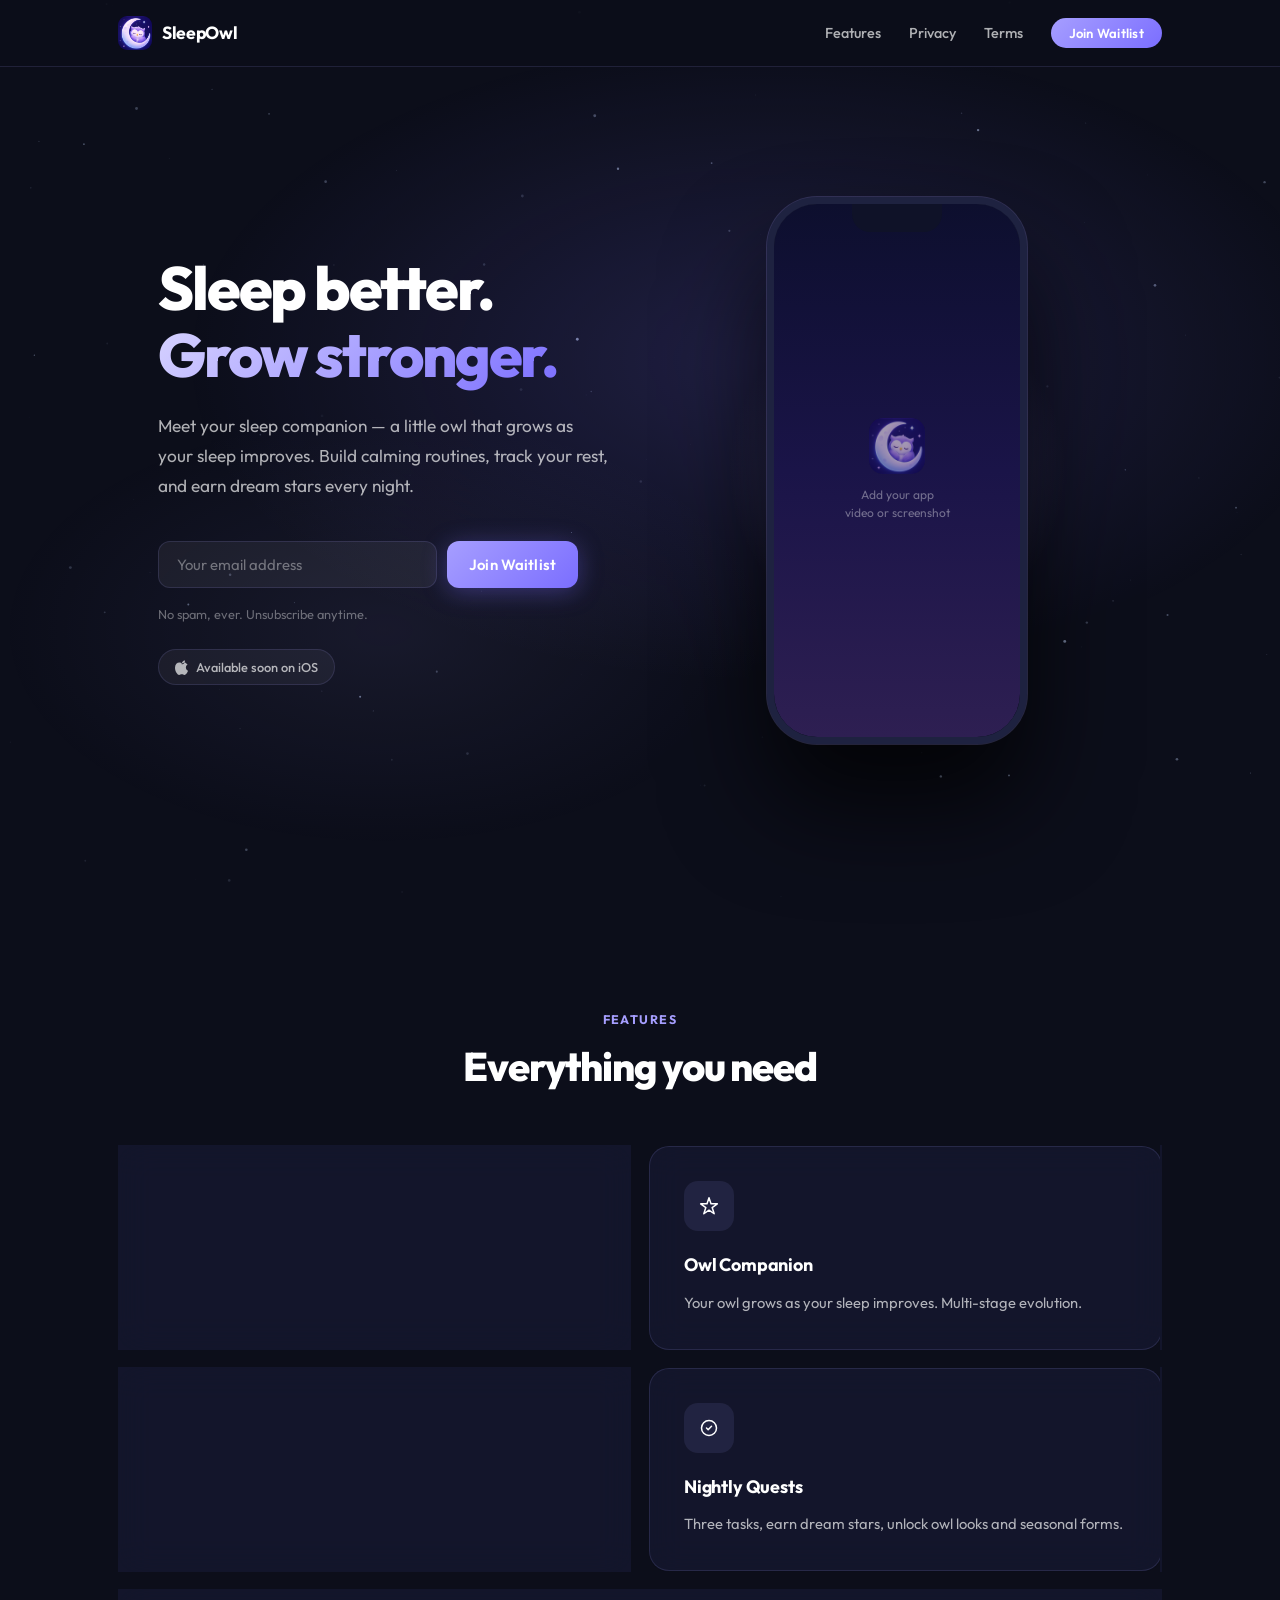
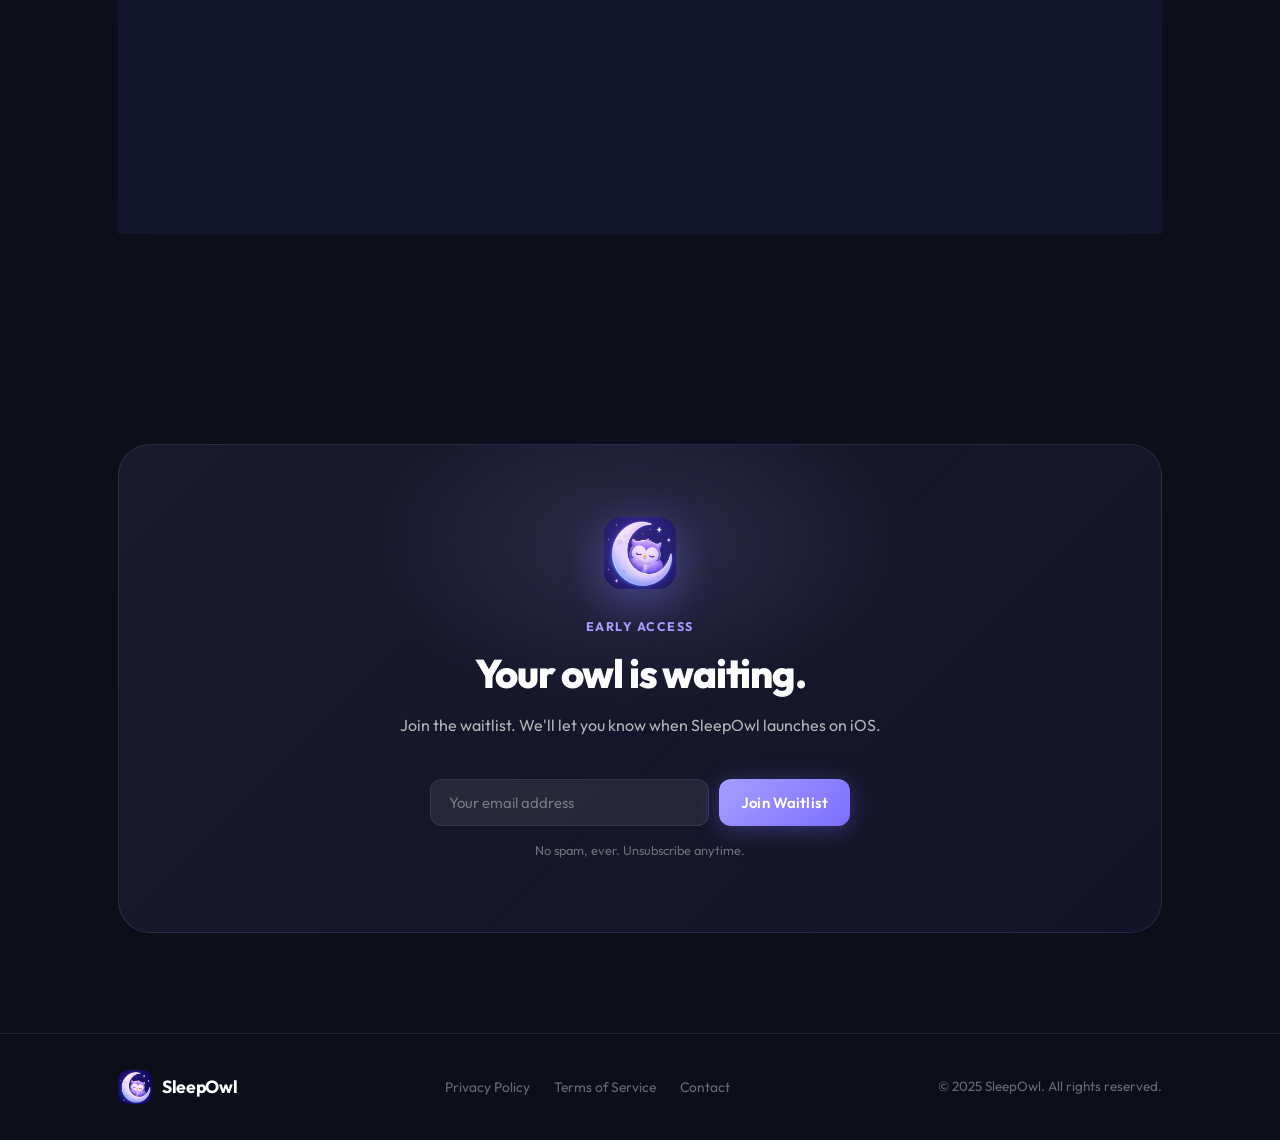
<file: index.html>
<!DOCTYPE html>
<html lang="en">
<head>
  <meta charset="UTF-8" />
  <meta name="viewport" content="width=device-width, initial-scale=1.0" />
  <title>SleepOwl — Sleep better. Grow stronger.</title>
  <meta name="description" content="SleepOwl is a sleep companion app that turns your sleep into a game. Meet your owl, build nightly routines, and wake up refreshed." />
  <meta property="og:title" content="SleepOwl — Sleep better. Grow stronger." />
  <meta property="og:description" content="Meet your sleep companion — an owl that grows with your habits." />
  <meta property="og:image" content="icon.png" />
  <meta property="og:type" content="website" />
  <link rel="icon" href="icon.png" type="image/png" />
  <link rel="preconnect" href="https://fonts.googleapis.com" />
  <link rel="preconnect" href="https://fonts.gstatic.com" crossorigin />
  <link href="https://fonts.googleapis.com/css2?family=Outfit:wght@300;400;500;600;700;800;900&display=swap" rel="stylesheet" />
  <link rel="stylesheet" href="style.css" />
</head>
<body>

<canvas id="stars"></canvas>

<!-- Nav -->
<nav>
  <div class="container nav-inner">
    <a href="index.html" class="brand">
      <img src="icon.png" alt="SleepOwl" class="brand-logo" />
      SleepOwl
    </a>
    <ul class="nav-links">
      <li><a href="#features">Features</a></li>
      <li><a href="privacy.html">Privacy</a></li>
      <li><a href="terms.html">Terms</a></li>
      <li><a href="#cta" class="nav-cta">Join Waitlist</a></li>
    </ul>
  </div>
</nav>

<!-- Hero -->
<section id="hero">
  <div class="container">
    <div class="hero-grid">

      <div class="hero-text">
        <h1 class="reveal">Sleep better.<br><em>Grow stronger.</em></h1>

        <p class="hero-sub reveal reveal-delay-1">
          Meet your sleep companion — a little owl that grows as your sleep improves.
          Build calming routines, track your rest, and earn dream stars every night.
        </p>

        <form class="waitlist-form reveal reveal-delay-2" id="heroForm">
          <input type="email" name="email" placeholder="Your email address" required />
          <button type="submit" class="btn-primary">Join Waitlist</button>
        </form>
        <div class="form-success" id="heroSuccess">
          ✓ &nbsp;You're on the list — we'll let you know when SleepOwl launches.
        </div>

        <p class="hero-note reveal reveal-delay-2">No spam, ever. Unsubscribe anytime.</p>

        <div class="apple-badge reveal reveal-delay-3">
          <svg width="13" height="16" viewBox="0 0 814 1000" fill="currentColor" xmlns="http://www.w3.org/2000/svg"><path d="M788.1 340.9c-5.8 4.5-108.2 62.2-108.2 190.5 0 148.4 130.3 200.9 134.2 202.2-.6 3.2-20.7 71.9-68.7 141.9-42.8 61.6-87.5 123.1-155.5 123.1s-85.5-39.5-164-39.5c-76 0-103.7 40.8-165.9 40.8s-105-57.8-155.5-127.4C46 790.7 0 663 0 541.8c0-207.5 135.4-317.3 269-317.3 70.1 0 128.4 46.4 172.5 46.4 42.8 0 109.6-49.1 190.5-49.1zm-218.4-80.8c31.4-37.6 54.3-89.7 54.3-141.9 0-7.1-.6-14.3-1.9-20.1-51.6 2-112.3 34.4-149.2 75.8-28.5 32.7-56.9 84.8-56.9 138.9 0 7.7 1.3 15.5 1.9 17.9 3.2.6 8.4 1.3 13.6 1.3 46.4 0 101.8-31.3 138.2-71.9z"/></svg>
          Available soon on iOS
        </div>
      </div>

      <div class="phone-wrap reveal reveal-delay-2">
        <div class="phone-glow"></div>
        <div class="phone-frame phone-float">
          <div class="phone-notch"></div>
          <div class="phone-screen">
            <!--
            ┌─────────────────────────────────────────┐
            │  ADD YOUR APP FOOTAGE HERE              │
            │                                         │
            │  Video (recommended):                   │
            │  <video autoplay muted loop playsinline │
            │    src="app-preview.mp4"></video>       │
            │                                         │
            │  Screenshot:                            │
            │  <img class="app-preview"               │
            │    src="screenshot.png"                 │
            │    alt="SleepOwl app" />                │
            │                                         │
            │  Delete the phone-placeholder div below │
            │  once you add your footage.             │
            └─────────────────────────────────────────┘
            -->
            <div class="phone-placeholder">
              <img src="icon.png" alt="SleepOwl" />
              <p>Add your app<br>video or screenshot</p>
            </div>
          </div>
        </div>
      </div>

    </div>
  </div>
</section>

<!-- Features -->
<section id="features">
  <div class="container">
    <div style="text-align:center" class="reveal">
      <p class="section-label">Features</p>
      <h2>Everything you need</h2>
    </div>

    <div class="features-grid">

      <div class="feature-card reveal reveal-delay-1">
        <div class="feature-icon">
          <svg width="20" height="20" viewBox="0 0 24 24" fill="none" stroke="currentColor" stroke-width="1.8" stroke-linecap="round" stroke-linejoin="round"><path d="M21 12.79A9 9 0 1111.21 3 7 7 0 0021 12.79z"/></svg>
        </div>
        <h3>Sleep Score</h3>
        <p>A daily score based on your duration, consistency, and timing.</p>
      </div>

      <div class="feature-card reveal reveal-delay-2">
        <div class="feature-icon">
          <svg width="20" height="20" viewBox="0 0 24 24" fill="none" stroke="currentColor" stroke-width="1.8" stroke-linecap="round" stroke-linejoin="round"><path d="M12 2l2.4 7.4H22l-6.2 4.5 2.4 7.4L12 17l-6.2 4.3 2.4-7.4L2 9.4h7.6z"/></svg>
        </div>
        <h3>Owl Companion</h3>
        <p>Your owl grows as your sleep improves. Multi-stage evolution.</p>
      </div>

      <div class="feature-card reveal reveal-delay-1">
        <div class="feature-icon">
          <svg width="20" height="20" viewBox="0 0 24 24" fill="none" stroke="currentColor" stroke-width="1.8" stroke-linecap="round" stroke-linejoin="round"><path d="M3 12c2-4 4-6 6-6s4 4 6 4 4-2 6-6"/><path d="M3 18c2-4 4-6 6-6s4 4 6 4 4-2 6-6"/></svg>
        </div>
        <h3>Wind-Down Routines</h3>
        <p>Breathe, journal, put the phone down. Three habits before bed.</p>
      </div>

      <div class="feature-card reveal reveal-delay-2">
        <div class="feature-icon">
          <svg width="20" height="20" viewBox="0 0 24 24" fill="none" stroke="currentColor" stroke-width="1.8" stroke-linecap="round" stroke-linejoin="round"><circle cx="12" cy="12" r="9"/><path d="M9 12l2 2 4-4"/></svg>
        </div>
        <h3>Nightly Quests</h3>
        <p>Three tasks, earn dream stars, unlock owl looks and seasonal forms.</p>
      </div>

      <div class="feature-card reveal reveal-delay-1" style="grid-column:span 2">
        <div class="feature-icon">
          <svg width="20" height="20" viewBox="0 0 24 24" fill="none" stroke="currentColor" stroke-width="1.8" stroke-linecap="round" stroke-linejoin="round"><path d="M3 3v18h18"/><path d="M7 16l4-5 4 3 4-7"/></svg>
        </div>
        <h3>Sleep Reports</h3>
        <p>Sleep stages, readiness, and recovery. Premium adds debt tracking, best sleep window, and recovery predictions.</p>
        <span class="feature-tag">Apple Health</span>
      </div>

    </div>
  </div>
</section>

<!-- CTA -->
<section id="cta">
  <div class="container">
    <div class="cta-card reveal">
      <img src="icon.png" alt="SleepOwl" class="cta-icon" />
      <p class="section-label">Early access</p>
      <h2>Your owl is waiting.</h2>
      <p class="section-sub">Join the waitlist. We'll let you know when SleepOwl launches on iOS.</p>

      <form class="cta-form" id="ctaForm">
        <input type="email" name="email" placeholder="Your email address" required />
        <button type="submit" class="btn-primary">Join Waitlist</button>
      </form>
      <div class="form-success" id="ctaSuccess" style="justify-content:center">
        ✓ &nbsp;You're on the list — we'll be in touch soon.
      </div>

      <p style="color:var(--text-muted);font-size:.8rem;margin-top:10px">
        No spam, ever. Unsubscribe anytime.
      </p>
    </div>
  </div>
</section>

<!-- Footer -->
<footer>
  <div class="container footer-inner">
    <a href="index.html" class="brand">
      <img src="icon.png" alt="SleepOwl" class="brand-logo" />
      SleepOwl
    </a>
    <ul class="footer-links">
      <li><a href="privacy.html">Privacy Policy</a></li>
      <li><a href="terms.html">Terms of Service</a></li>
      <li><a href="mailto:sleepowlapp@gmail.com">Contact</a></li>
    </ul>
    <p class="footer-copy">&copy; 2025 SleepOwl. All rights reserved.</p>
  </div>
</footer>

<script>
/* ── Stars ──────────────────────────────────────── */
(function () {
  const canvas = document.getElementById('stars');
  const ctx = canvas.getContext('2d');
  let stars = [];

  function resize() {
    canvas.width  = window.innerWidth;
    canvas.height = window.innerHeight;
  }

  function initStars() {
    stars = [];
    const n = Math.floor((canvas.width * canvas.height) / 7500);
    for (let i = 0; i < n; i++) {
      stars.push({
        x: Math.random() * canvas.width,
        y: Math.random() * canvas.height,
        r: Math.random() * 1.3 + 0.15,
        alpha: Math.random() * 0.55 + 0.08,
        speed: Math.random() * 0.004 + 0.0015,
        phase: Math.random() * Math.PI * 2,
      });
    }
  }

  let raf;
  function draw(t) {
    ctx.clearRect(0, 0, canvas.width, canvas.height);
    for (const s of stars) {
      const a = s.alpha * (0.45 + 0.55 * Math.sin(t * s.speed + s.phase));
      ctx.beginPath();
      ctx.arc(s.x, s.y, s.r, 0, Math.PI * 2);
      ctx.fillStyle = `rgba(199,217,255,${a})`;
      ctx.fill();
    }
    raf = requestAnimationFrame(draw);
  }

  resize();
  initStars();
  window.addEventListener('resize', () => { resize(); initStars(); });
  requestAnimationFrame(draw);
})();

/* ── Scroll reveal ──────────────────────────────── */
(function () {
  const els = document.querySelectorAll('.reveal');
  const io = new IntersectionObserver((entries) => {
    entries.forEach(e => {
      if (e.isIntersecting) { e.target.classList.add('visible'); io.unobserve(e.target); }
    });
  }, { threshold: 0.12 });
  els.forEach(el => io.observe(el));

  // hero elements fire immediately on load
  document.querySelectorAll('#hero .reveal').forEach(el => {
    setTimeout(() => el.classList.add('visible'), 80);
  });
})();

/* ── Waitlist — Supabase ────────────────────────── */
const SUPA_URL = 'https://rolfumfceqykfobvryoy.supabase.co';
const SUPA_KEY = 'sb_publishable___T_9N3PJA9yEj6oRnimSg_9x1hN4hl';

async function submitEmail(email) {
  const res = await fetch(`${SUPA_URL}/rest/v1/waitlist`, {
    method: 'POST',
    headers: {
      'Content-Type': 'application/json',
      'apikey': SUPA_KEY,
      'Authorization': `Bearer ${SUPA_KEY}`,
      'Prefer': 'return=minimal',
    },
    body: JSON.stringify({ email }),
  });
  if (!res.ok && res.status !== 409) {
    const err = await res.json().catch(() => ({}));
    throw new Error(err.message || res.status);
  }
  // 409 = duplicate email, still treat as success
}

function handleForm(formId, successId) {
  const form    = document.getElementById(formId);
  const success = document.getElementById(successId);
  if (!form) return;
  form.addEventListener('submit', async function (e) {
    e.preventDefault();
    const btn   = form.querySelector('button');
    const email = form.querySelector('input[type="email"]').value.trim();
    btn.textContent = 'Joining…';
    btn.disabled = true;
    try {
      await submitEmail(email);
      form.style.display = 'none';
      success.style.display = 'flex';
    } catch (err) {
      btn.textContent = 'Try again';
      btn.disabled = false;
      console.error('Waitlist error:', err);
    }
  });
}

handleForm('heroForm', 'heroSuccess');
handleForm('ctaForm',  'ctaSuccess');
</script>

</body>
</html>
</file>
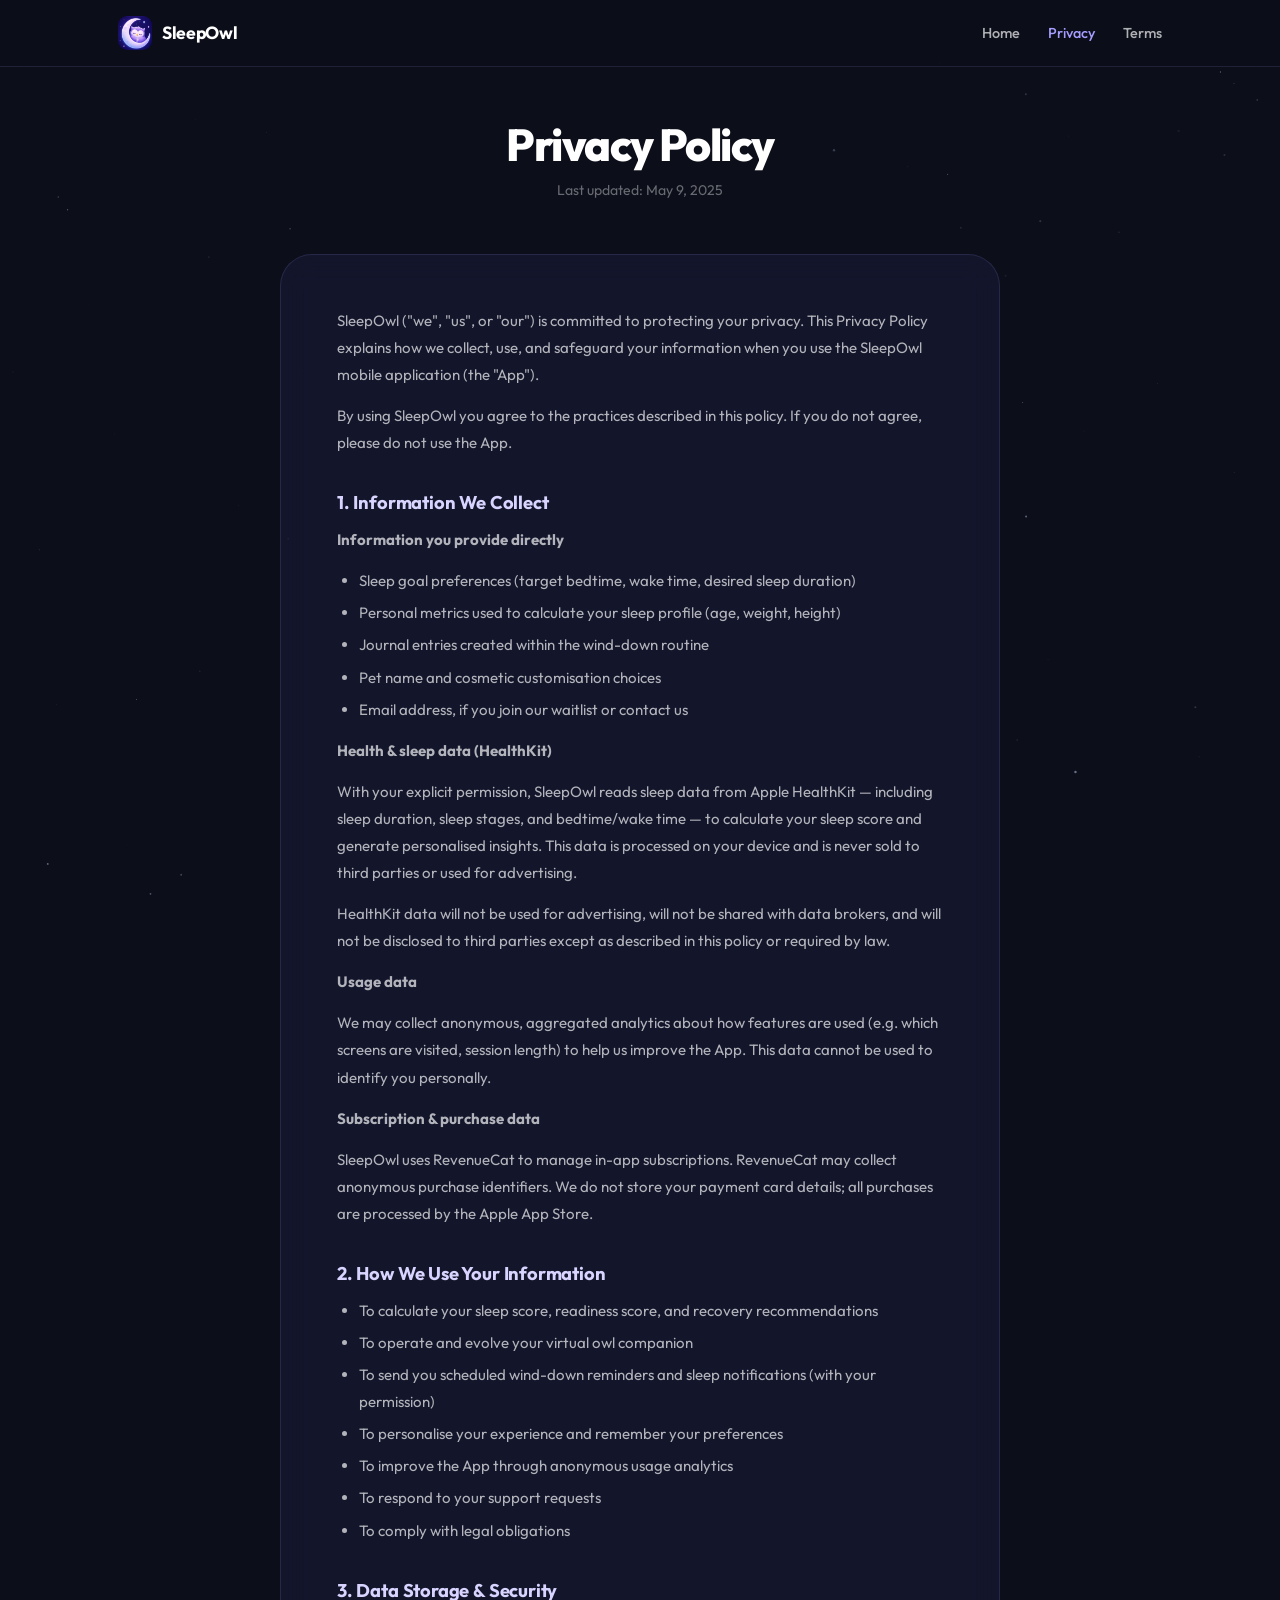
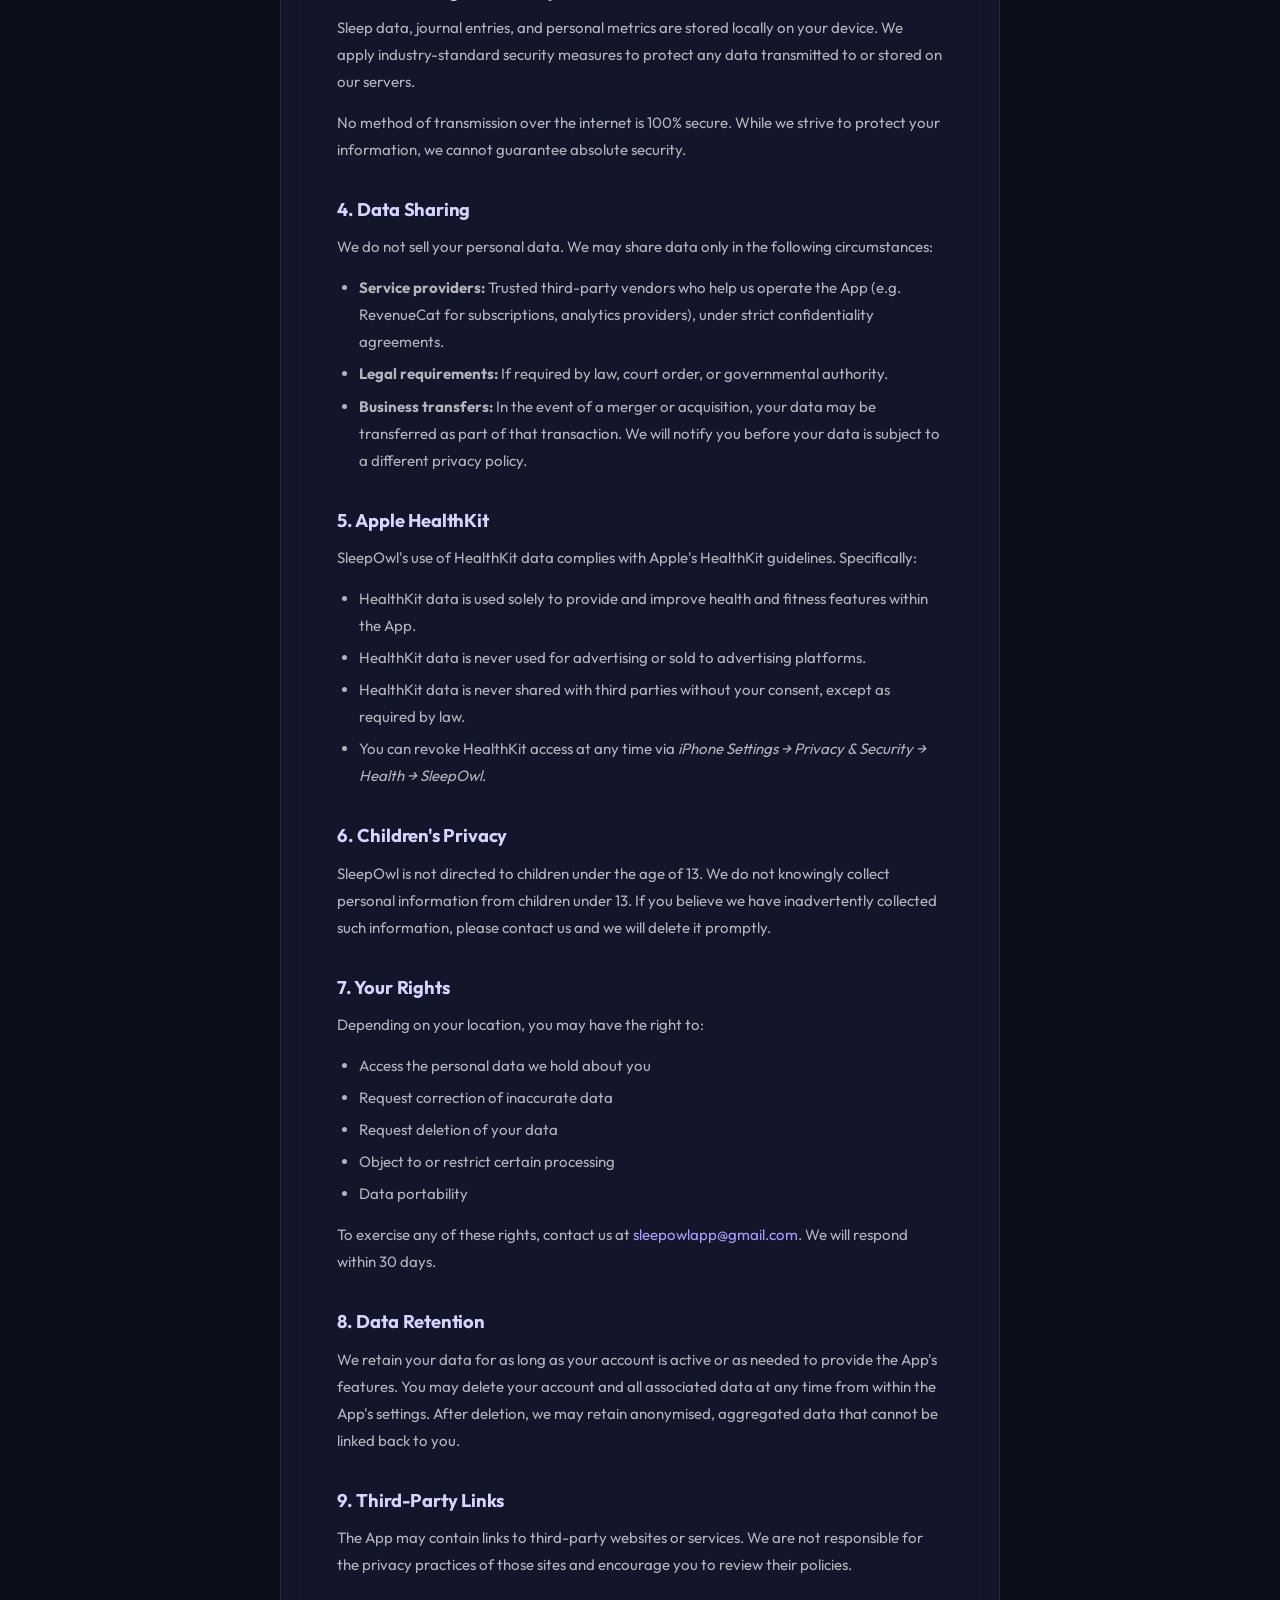
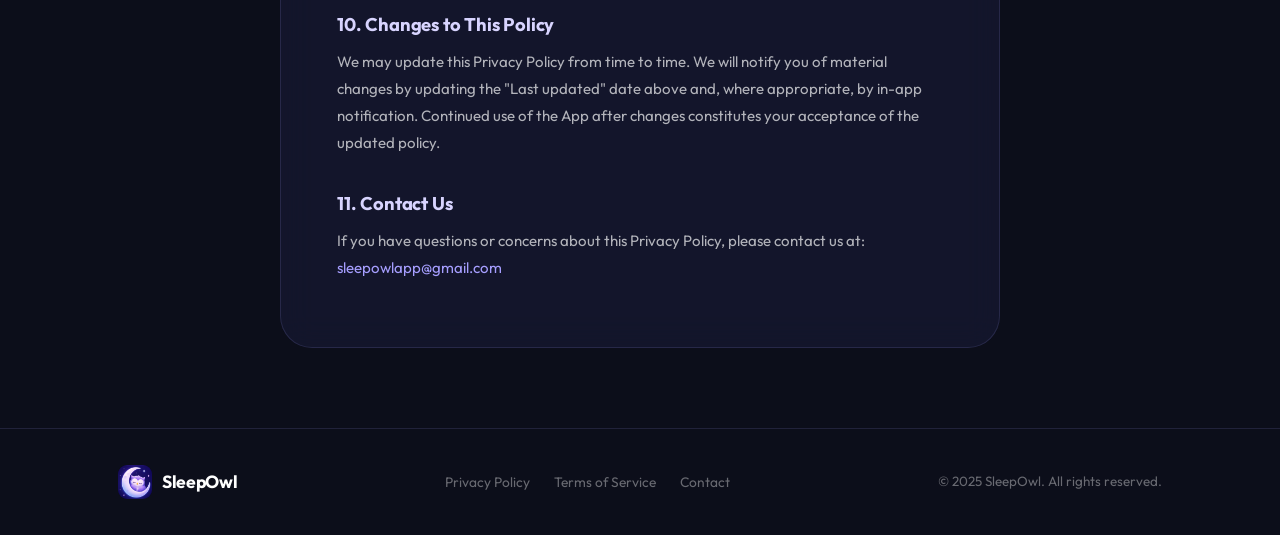
<file: privacy.html>
<!DOCTYPE html>
<html lang="en">
<head>
  <meta charset="UTF-8" />
  <meta name="viewport" content="width=device-width, initial-scale=1.0" />
  <title>Privacy Policy — SleepOwl</title>
  <link rel="icon" href="icon.png" type="image/png" />
  <link rel="preconnect" href="https://fonts.googleapis.com" />
  <link rel="preconnect" href="https://fonts.gstatic.com" crossorigin />
  <link href="https://fonts.googleapis.com/css2?family=Outfit:wght@300;400;500;600;700;800;900&display=swap" rel="stylesheet" />
  <link rel="stylesheet" href="style.css" />
</head>
<body>

<canvas id="stars"></canvas>

<nav>
  <div class="container nav-inner">
    <a href="index.html" class="brand">
      <img src="icon.png" alt="SleepOwl" class="brand-logo" />
      SleepOwl
    </a>
    <ul class="nav-links">
      <li><a href="index.html">Home</a></li>
      <li><a href="privacy.html" style="color:var(--accent)">Privacy</a></li>
      <li><a href="terms.html">Terms</a></li>
    </ul>
  </div>
</nav>

<main class="legal-page">
  <div class="container">
    <div class="legal-header">
      <h1>Privacy Policy</h1>
      <p>Last updated: May 9, 2025</p>
    </div>

    <div class="legal-body">

      <p>
        SleepOwl ("we", "us", or "our") is committed to protecting your privacy.
        This Privacy Policy explains how we collect, use, and safeguard your information
        when you use the SleepOwl mobile application (the "App").
      </p>
      <p>
        By using SleepOwl you agree to the practices described in this policy. If you do
        not agree, please do not use the App.
      </p>

      <h2>1. Information We Collect</h2>

      <p><strong>Information you provide directly</strong></p>
      <ul>
        <li>Sleep goal preferences (target bedtime, wake time, desired sleep duration)</li>
        <li>Personal metrics used to calculate your sleep profile (age, weight, height)</li>
        <li>Journal entries created within the wind-down routine</li>
        <li>Pet name and cosmetic customisation choices</li>
        <li>Email address, if you join our waitlist or contact us</li>
      </ul>

      <p><strong>Health &amp; sleep data (HealthKit)</strong></p>
      <p>
        With your explicit permission, SleepOwl reads sleep data from Apple HealthKit —
        including sleep duration, sleep stages, and bedtime/wake time — to calculate your
        sleep score and generate personalised insights. This data is processed on your
        device and is never sold to third parties or used for advertising.
      </p>
      <p>
        HealthKit data will not be used for advertising, will not be shared with data
        brokers, and will not be disclosed to third parties except as described in this
        policy or required by law.
      </p>

      <p><strong>Usage data</strong></p>
      <p>
        We may collect anonymous, aggregated analytics about how features are used
        (e.g. which screens are visited, session length) to help us improve the App.
        This data cannot be used to identify you personally.
      </p>

      <p><strong>Subscription &amp; purchase data</strong></p>
      <p>
        SleepOwl uses RevenueCat to manage in-app subscriptions. RevenueCat may collect
        anonymous purchase identifiers. We do not store your payment card details;
        all purchases are processed by the Apple App Store.
      </p>

      <h2>2. How We Use Your Information</h2>
      <ul>
        <li>To calculate your sleep score, readiness score, and recovery recommendations</li>
        <li>To operate and evolve your virtual owl companion</li>
        <li>To send you scheduled wind-down reminders and sleep notifications (with your permission)</li>
        <li>To personalise your experience and remember your preferences</li>
        <li>To improve the App through anonymous usage analytics</li>
        <li>To respond to your support requests</li>
        <li>To comply with legal obligations</li>
      </ul>

      <h2>3. Data Storage &amp; Security</h2>
      <p>
        Sleep data, journal entries, and personal metrics are stored locally on your device.
        We apply industry-standard security measures to protect any data transmitted to or
        stored on our servers.
      </p>
      <p>
        No method of transmission over the internet is 100% secure. While we strive to
        protect your information, we cannot guarantee absolute security.
      </p>

      <h2>4. Data Sharing</h2>
      <p>We do not sell your personal data. We may share data only in the following circumstances:</p>
      <ul>
        <li><strong>Service providers:</strong> Trusted third-party vendors who help us operate the App (e.g. RevenueCat for subscriptions, analytics providers), under strict confidentiality agreements.</li>
        <li><strong>Legal requirements:</strong> If required by law, court order, or governmental authority.</li>
        <li><strong>Business transfers:</strong> In the event of a merger or acquisition, your data may be transferred as part of that transaction. We will notify you before your data is subject to a different privacy policy.</li>
      </ul>

      <h2>5. Apple HealthKit</h2>
      <p>
        SleepOwl's use of HealthKit data complies with Apple's HealthKit guidelines.
        Specifically:
      </p>
      <ul>
        <li>HealthKit data is used solely to provide and improve health and fitness features within the App.</li>
        <li>HealthKit data is never used for advertising or sold to advertising platforms.</li>
        <li>HealthKit data is never shared with third parties without your consent, except as required by law.</li>
        <li>You can revoke HealthKit access at any time via <em>iPhone Settings → Privacy &amp; Security → Health → SleepOwl</em>.</li>
      </ul>

      <h2>6. Children's Privacy</h2>
      <p>
        SleepOwl is not directed to children under the age of 13. We do not knowingly
        collect personal information from children under 13. If you believe we have
        inadvertently collected such information, please contact us and we will delete it promptly.
      </p>

      <h2>7. Your Rights</h2>
      <p>Depending on your location, you may have the right to:</p>
      <ul>
        <li>Access the personal data we hold about you</li>
        <li>Request correction of inaccurate data</li>
        <li>Request deletion of your data</li>
        <li>Object to or restrict certain processing</li>
        <li>Data portability</li>
      </ul>
      <p>
        To exercise any of these rights, contact us at
        <a href="mailto:sleepowlapp@gmail.com">sleepowlapp@gmail.com</a>.
        We will respond within 30 days.
      </p>

      <h2>8. Data Retention</h2>
      <p>
        We retain your data for as long as your account is active or as needed to provide
        the App's features. You may delete your account and all associated data at any time
        from within the App's settings. After deletion, we may retain anonymised, aggregated
        data that cannot be linked back to you.
      </p>

      <h2>9. Third-Party Links</h2>
      <p>
        The App may contain links to third-party websites or services. We are not responsible
        for the privacy practices of those sites and encourage you to review their policies.
      </p>

      <h2>10. Changes to This Policy</h2>
      <p>
        We may update this Privacy Policy from time to time. We will notify you of material
        changes by updating the "Last updated" date above and, where appropriate, by
        in-app notification. Continued use of the App after changes constitutes your
        acceptance of the updated policy.
      </p>

      <h2>11. Contact Us</h2>
      <p>
        If you have questions or concerns about this Privacy Policy, please contact us at:<br />
        <a href="mailto:sleepowlapp@gmail.com">sleepowlapp@gmail.com</a>
      </p>

    </div>
  </div>
</main>

<footer>
  <div class="container footer-inner">
    <a href="index.html" class="brand">
      <img src="icon.png" alt="SleepOwl" class="brand-logo" />
      SleepOwl
    </a>
    <ul class="footer-links">
      <li><a href="privacy.html">Privacy Policy</a></li>
      <li><a href="terms.html">Terms of Service</a></li>
      <li><a href="mailto:sleepowlapp@gmail.com">Contact</a></li>
    </ul>
    <p class="footer-copy">&copy; 2025 SleepOwl. All rights reserved.</p>
  </div>
</footer>

<script>
  (function () {
    const canvas = document.getElementById('stars');
    const ctx = canvas.getContext('2d');
    let stars = [];
    function resize() { canvas.width = window.innerWidth; canvas.height = window.innerHeight; }
    function initStars() {
      stars = [];
      const count = Math.floor((canvas.width * canvas.height) / 10000);
      for (let i = 0; i < count; i++) {
        stars.push({ x: Math.random() * canvas.width, y: Math.random() * canvas.height,
          r: Math.random() * 1.1 + 0.2, alpha: Math.random() * 0.5 + 0.1,
          speed: Math.random() * 0.004 + 0.002, phase: Math.random() * Math.PI * 2 });
      }
    }
    function draw(t) {
      ctx.clearRect(0, 0, canvas.width, canvas.height);
      for (const s of stars) {
        ctx.beginPath();
        ctx.arc(s.x, s.y, s.r, 0, Math.PI * 2);
        ctx.fillStyle = `rgba(199,217,255,${s.alpha * (0.5 + 0.5 * Math.sin(t * s.speed + s.phase))})`;
        ctx.fill();
      }
      requestAnimationFrame(draw);
    }
    resize(); initStars();
    window.addEventListener('resize', () => { resize(); initStars(); });
    requestAnimationFrame(draw);
  })();
</script>

</body>
</html>
</file>
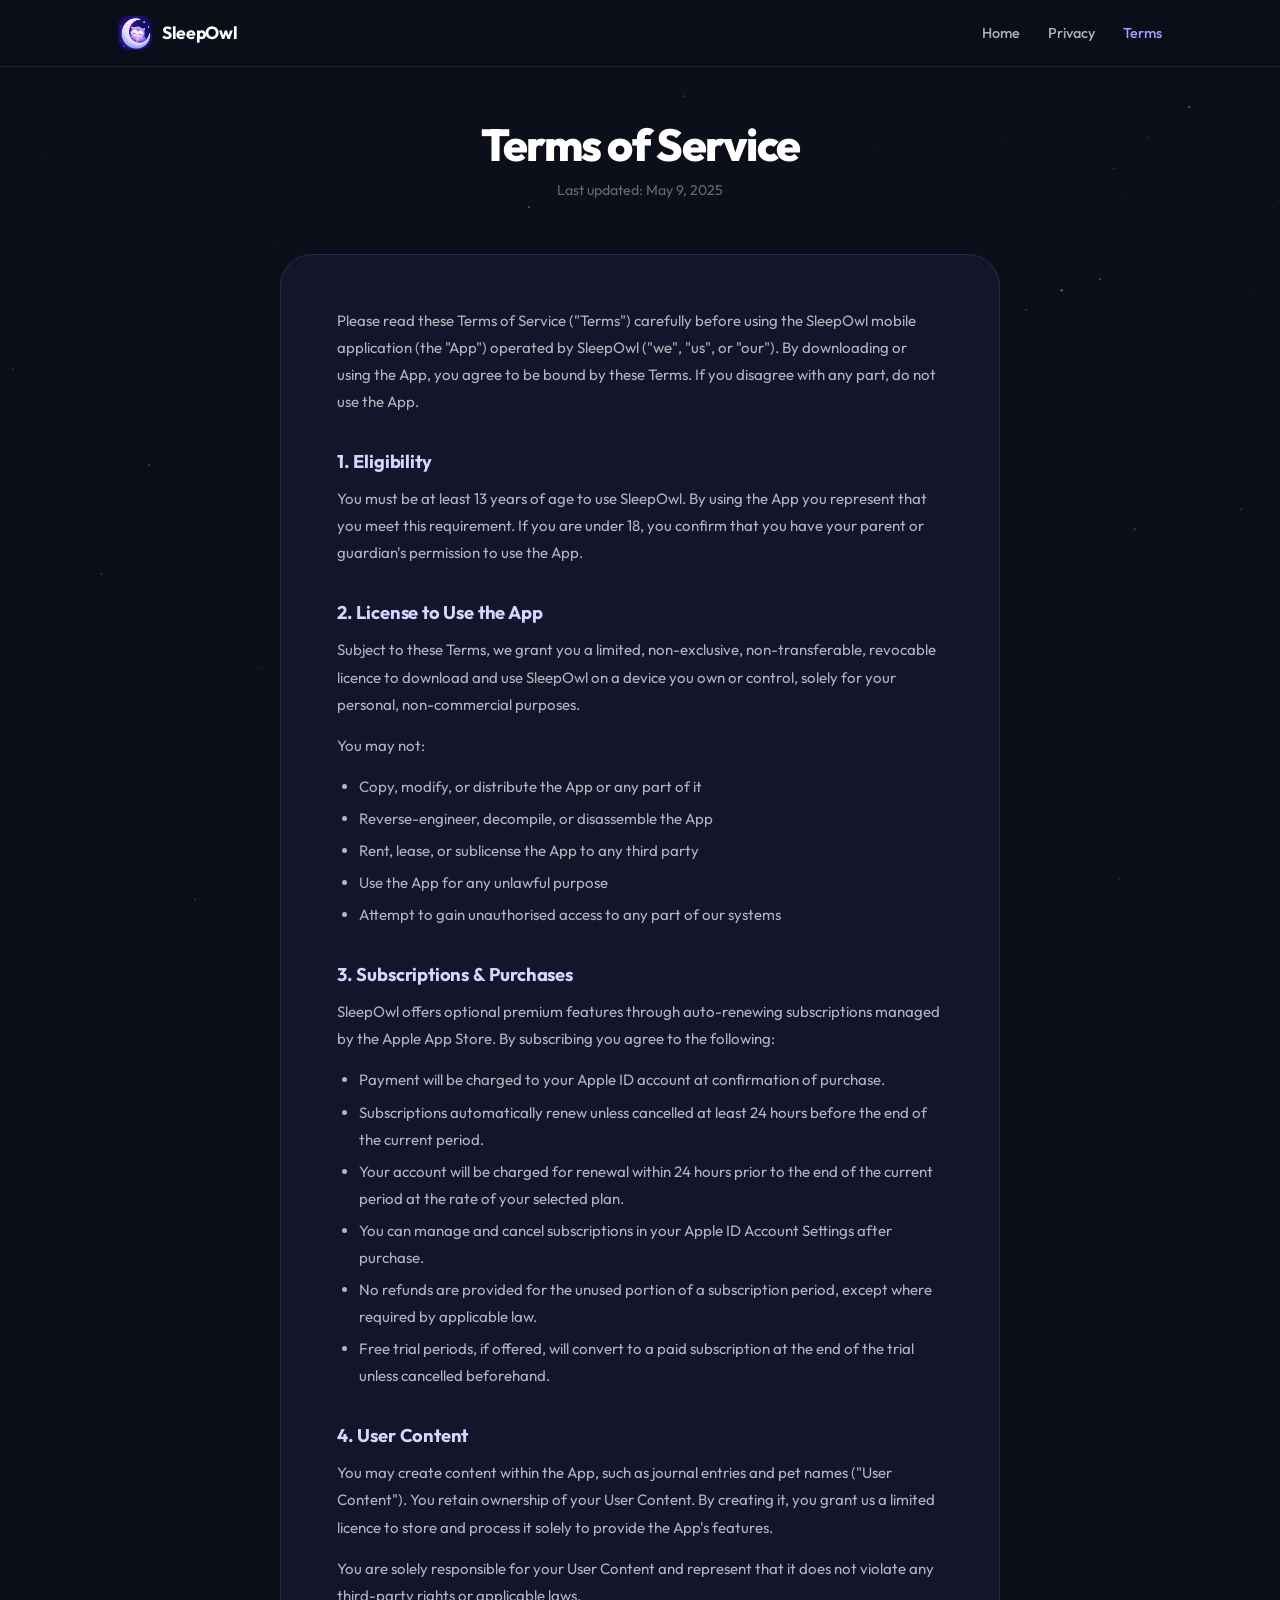
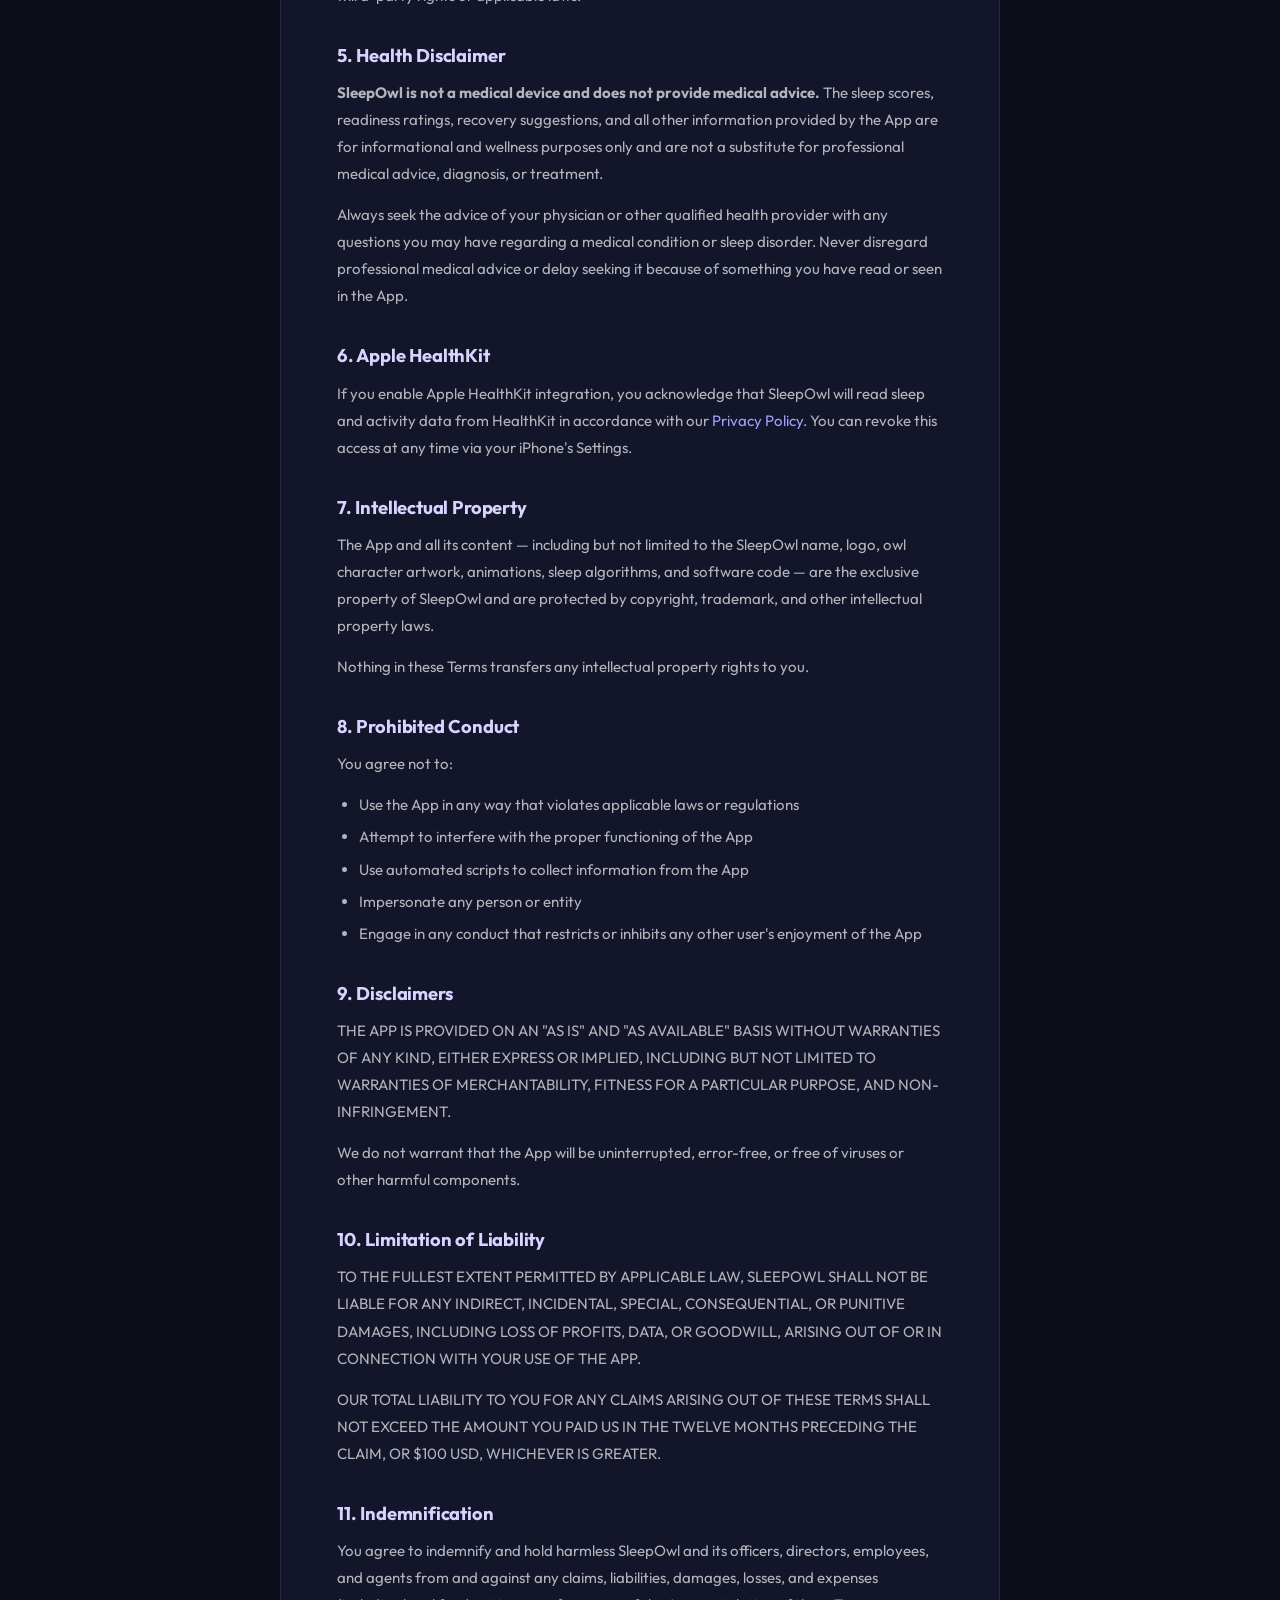
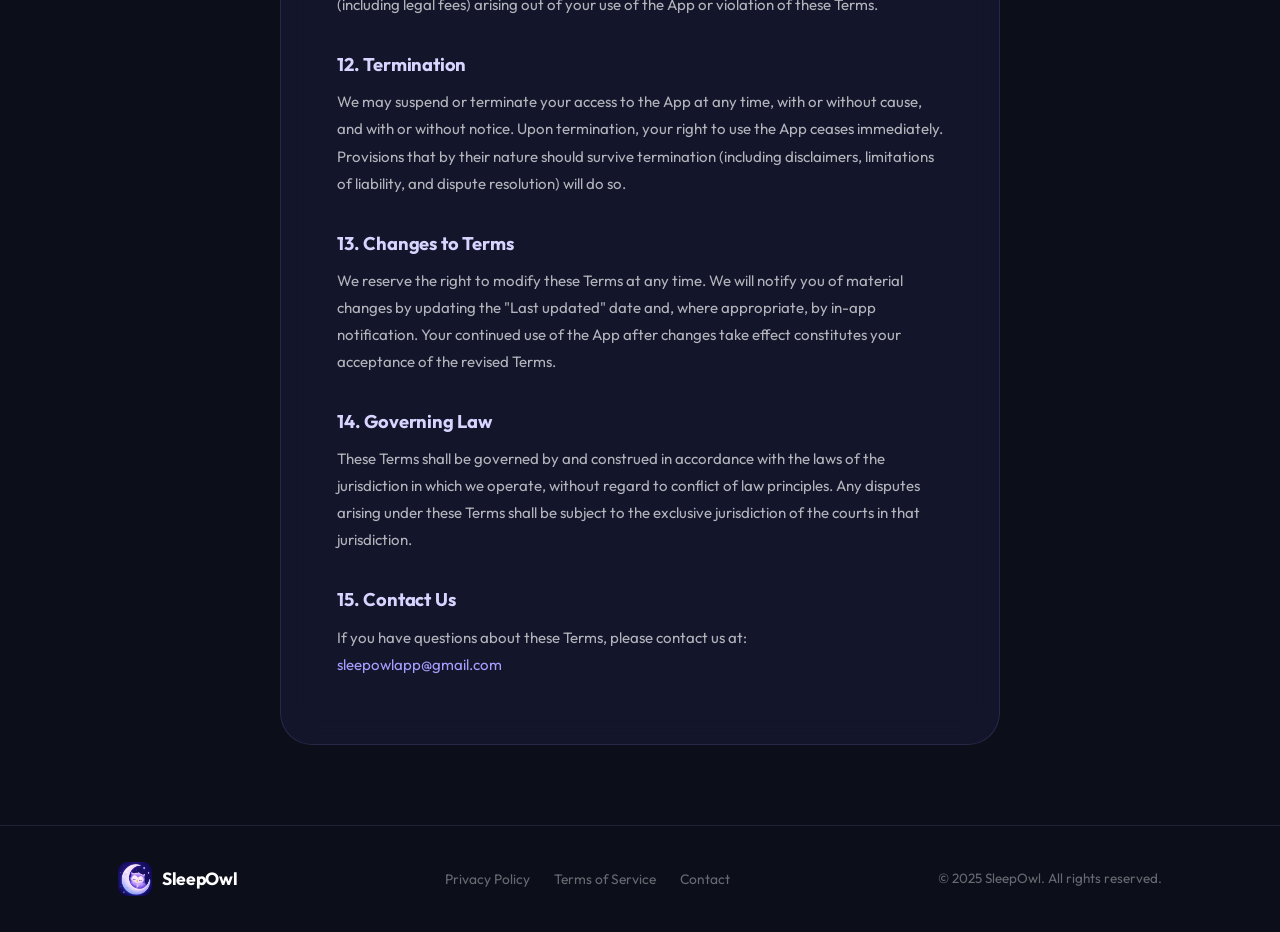
<file: terms.html>
<!DOCTYPE html>
<html lang="en">
<head>
  <meta charset="UTF-8" />
  <meta name="viewport" content="width=device-width, initial-scale=1.0" />
  <title>Terms of Service — SleepOwl</title>
  <link rel="preconnect" href="https://fonts.googleapis.com" />
  <link rel="preconnect" href="https://fonts.gstatic.com" crossorigin />
  <link href="https://fonts.googleapis.com/css2?family=Outfit:wght@300;400;500;600;700;800;900&display=swap" rel="stylesheet" />
  <link rel="stylesheet" href="style.css" />
</head>
<body>

<canvas id="stars"></canvas>

<nav>
  <div class="container nav-inner">
    <a href="index.html" class="brand">
      <img src="icon.png" alt="SleepOwl" class="brand-logo" />
      SleepOwl
    </a>
    <ul class="nav-links">
      <li><a href="index.html">Home</a></li>
      <li><a href="privacy.html">Privacy</a></li>
      <li><a href="terms.html" style="color:var(--accent)">Terms</a></li>
    </ul>
  </div>
</nav>

<main class="legal-page">
  <div class="container">
    <div class="legal-header">
      <h1>Terms of Service</h1>
      <p>Last updated: May 9, 2025</p>
    </div>

    <div class="legal-body">

      <p>
        Please read these Terms of Service ("Terms") carefully before using the SleepOwl
        mobile application (the "App") operated by SleepOwl ("we", "us", or "our").
        By downloading or using the App, you agree to be bound by these Terms. If you
        disagree with any part, do not use the App.
      </p>

      <h2>1. Eligibility</h2>
      <p>
        You must be at least 13 years of age to use SleepOwl. By using the App you
        represent that you meet this requirement. If you are under 18, you confirm that
        you have your parent or guardian's permission to use the App.
      </p>

      <h2>2. License to Use the App</h2>
      <p>
        Subject to these Terms, we grant you a limited, non-exclusive, non-transferable,
        revocable licence to download and use SleepOwl on a device you own or control,
        solely for your personal, non-commercial purposes.
      </p>
      <p>You may not:</p>
      <ul>
        <li>Copy, modify, or distribute the App or any part of it</li>
        <li>Reverse-engineer, decompile, or disassemble the App</li>
        <li>Rent, lease, or sublicense the App to any third party</li>
        <li>Use the App for any unlawful purpose</li>
        <li>Attempt to gain unauthorised access to any part of our systems</li>
      </ul>

      <h2>3. Subscriptions &amp; Purchases</h2>
      <p>
        SleepOwl offers optional premium features through auto-renewing subscriptions
        managed by the Apple App Store. By subscribing you agree to the following:
      </p>
      <ul>
        <li>Payment will be charged to your Apple ID account at confirmation of purchase.</li>
        <li>Subscriptions automatically renew unless cancelled at least 24 hours before the end of the current period.</li>
        <li>Your account will be charged for renewal within 24 hours prior to the end of the current period at the rate of your selected plan.</li>
        <li>You can manage and cancel subscriptions in your Apple ID Account Settings after purchase.</li>
        <li>No refunds are provided for the unused portion of a subscription period, except where required by applicable law.</li>
        <li>Free trial periods, if offered, will convert to a paid subscription at the end of the trial unless cancelled beforehand.</li>
      </ul>

      <h2>4. User Content</h2>
      <p>
        You may create content within the App, such as journal entries and pet names
        ("User Content"). You retain ownership of your User Content. By creating it,
        you grant us a limited licence to store and process it solely to provide the
        App's features.
      </p>
      <p>
        You are solely responsible for your User Content and represent that it does not
        violate any third-party rights or applicable laws.
      </p>

      <h2>5. Health Disclaimer</h2>
      <p>
        <strong>SleepOwl is not a medical device and does not provide medical advice.</strong>
        The sleep scores, readiness ratings, recovery suggestions, and all other information
        provided by the App are for informational and wellness purposes only and are not a
        substitute for professional medical advice, diagnosis, or treatment.
      </p>
      <p>
        Always seek the advice of your physician or other qualified health provider with
        any questions you may have regarding a medical condition or sleep disorder. Never
        disregard professional medical advice or delay seeking it because of something you
        have read or seen in the App.
      </p>

      <h2>6. Apple HealthKit</h2>
      <p>
        If you enable Apple HealthKit integration, you acknowledge that SleepOwl will
        read sleep and activity data from HealthKit in accordance with our
        <a href="privacy.html">Privacy Policy</a>. You can revoke this access at any time
        via your iPhone's Settings.
      </p>

      <h2>7. Intellectual Property</h2>
      <p>
        The App and all its content — including but not limited to the SleepOwl name,
        logo, owl character artwork, animations, sleep algorithms, and software code —
        are the exclusive property of SleepOwl and are protected by copyright, trademark,
        and other intellectual property laws.
      </p>
      <p>
        Nothing in these Terms transfers any intellectual property rights to you.
      </p>

      <h2>8. Prohibited Conduct</h2>
      <p>You agree not to:</p>
      <ul>
        <li>Use the App in any way that violates applicable laws or regulations</li>
        <li>Attempt to interfere with the proper functioning of the App</li>
        <li>Use automated scripts to collect information from the App</li>
        <li>Impersonate any person or entity</li>
        <li>Engage in any conduct that restricts or inhibits any other user's enjoyment of the App</li>
      </ul>

      <h2>9. Disclaimers</h2>
      <p>
        THE APP IS PROVIDED ON AN "AS IS" AND "AS AVAILABLE" BASIS WITHOUT WARRANTIES
        OF ANY KIND, EITHER EXPRESS OR IMPLIED, INCLUDING BUT NOT LIMITED TO WARRANTIES
        OF MERCHANTABILITY, FITNESS FOR A PARTICULAR PURPOSE, AND NON-INFRINGEMENT.
      </p>
      <p>
        We do not warrant that the App will be uninterrupted, error-free, or free of
        viruses or other harmful components.
      </p>

      <h2>10. Limitation of Liability</h2>
      <p>
        TO THE FULLEST EXTENT PERMITTED BY APPLICABLE LAW, SLEEPOWL SHALL NOT BE LIABLE
        FOR ANY INDIRECT, INCIDENTAL, SPECIAL, CONSEQUENTIAL, OR PUNITIVE DAMAGES,
        INCLUDING LOSS OF PROFITS, DATA, OR GOODWILL, ARISING OUT OF OR IN CONNECTION
        WITH YOUR USE OF THE APP.
      </p>
      <p>
        OUR TOTAL LIABILITY TO YOU FOR ANY CLAIMS ARISING OUT OF THESE TERMS SHALL NOT
        EXCEED THE AMOUNT YOU PAID US IN THE TWELVE MONTHS PRECEDING THE CLAIM, OR
        $100 USD, WHICHEVER IS GREATER.
      </p>

      <h2>11. Indemnification</h2>
      <p>
        You agree to indemnify and hold harmless SleepOwl and its officers, directors,
        employees, and agents from and against any claims, liabilities, damages, losses,
        and expenses (including legal fees) arising out of your use of the App or
        violation of these Terms.
      </p>

      <h2>12. Termination</h2>
      <p>
        We may suspend or terminate your access to the App at any time, with or without
        cause, and with or without notice. Upon termination, your right to use the App
        ceases immediately. Provisions that by their nature should survive termination
        (including disclaimers, limitations of liability, and dispute resolution) will
        do so.
      </p>

      <h2>13. Changes to Terms</h2>
      <p>
        We reserve the right to modify these Terms at any time. We will notify you of
        material changes by updating the "Last updated" date and, where appropriate,
        by in-app notification. Your continued use of the App after changes take effect
        constitutes your acceptance of the revised Terms.
      </p>

      <h2>14. Governing Law</h2>
      <p>
        These Terms shall be governed by and construed in accordance with the laws of
        the jurisdiction in which we operate, without regard to conflict of law principles.
        Any disputes arising under these Terms shall be subject to the exclusive
        jurisdiction of the courts in that jurisdiction.
      </p>

      <h2>15. Contact Us</h2>
      <p>
        If you have questions about these Terms, please contact us at:<br />
        <a href="mailto:sleepowlapp@gmail.com">sleepowlapp@gmail.com</a>
      </p>

    </div>
  </div>
</main>

<footer>
  <div class="container footer-inner">
    <a href="index.html" class="brand">
      <img src="icon.png" alt="SleepOwl" class="brand-logo" />
      SleepOwl
    </a>
    <ul class="footer-links">
      <li><a href="privacy.html">Privacy Policy</a></li>
      <li><a href="terms.html">Terms of Service</a></li>
      <li><a href="mailto:sleepowlapp@gmail.com">Contact</a></li>
    </ul>
    <p class="footer-copy">&copy; 2025 SleepOwl. All rights reserved.</p>
  </div>
</footer>

<script>
  (function () {
    const canvas = document.getElementById('stars');
    const ctx = canvas.getContext('2d');
    let stars = [];
    function resize() { canvas.width = window.innerWidth; canvas.height = window.innerHeight; }
    function initStars() {
      stars = [];
      const count = Math.floor((canvas.width * canvas.height) / 10000);
      for (let i = 0; i < count; i++) {
        stars.push({ x: Math.random() * canvas.width, y: Math.random() * canvas.height,
          r: Math.random() * 1.1 + 0.2, alpha: Math.random() * 0.5 + 0.1,
          speed: Math.random() * 0.004 + 0.002, phase: Math.random() * Math.PI * 2 });
      }
    }
    function draw(t) {
      ctx.clearRect(0, 0, canvas.width, canvas.height);
      for (const s of stars) {
        ctx.beginPath();
        ctx.arc(s.x, s.y, s.r, 0, Math.PI * 2);
        ctx.fillStyle = `rgba(199,217,255,${s.alpha * (0.5 + 0.5 * Math.sin(t * s.speed + s.phase))})`;
        ctx.fill();
      }
      requestAnimationFrame(draw);
    }
    resize(); initStars();
    window.addEventListener('resize', () => { resize(); initStars(); });
    requestAnimationFrame(draw);
  })();
</script>

</body>
</html>
</file>
<file: style.css>
@import url('https://fonts.googleapis.com/css2?family=Outfit:wght@300;400;500;600;700;800;900&display=swap');

*, *::before, *::after { box-sizing: border-box; margin: 0; padding: 0; }

:root {
  --bg:           #0C0E1A;
  --surface:      #181B35;
  --surface-el:   #252850;
  --accent:       #A69EFF;
  --accent-2:     #7B6EFF;
  --accent-soft:  #D8D4FF;
  --glow:         #C7D9FF;
  --success:      #8CD9B3;
  --warning:      #FFC68C;
  --text:         #FFFFFF;
  --text-sec:     rgba(255,255,255,.68);
  --text-muted:   rgba(255,255,255,.38);
  --border:       rgba(166,158,255,.14);
  --card-bg:      rgba(24,27,53,.65);
  --r-sm: 12px;
  --r-md: 20px;
  --r-lg: 32px;
}

html { scroll-behavior: smooth; }

body {
  font-family: 'Outfit', sans-serif;
  background: var(--bg);
  color: var(--text);
  line-height: 1.6;
  overflow-x: hidden;
}

/* ── Stars canvas ─────────────────────── */
#stars {
  position: fixed;
  inset: 0;
  pointer-events: none;
  z-index: 0;
}

/* ── Layout ───────────────────────────── */
.container {
  max-width: 1100px;
  margin: 0 auto;
  padding: 0 28px;
  position: relative;
  z-index: 1;
}
section { position: relative; z-index: 1; }

/* ── Scroll-reveal ────────────────────── */
.reveal {
  opacity: 0;
  transform: translateY(28px);
  transition: opacity .65s cubic-bezier(.22,1,.36,1), transform .65s cubic-bezier(.22,1,.36,1);
}
.reveal.visible { opacity: 1; transform: none; }
.reveal-delay-1 { transition-delay: .1s; }
.reveal-delay-2 { transition-delay: .2s; }
.reveal-delay-3 { transition-delay: .3s; }
.reveal-delay-4 { transition-delay: .4s; }

/* ── Nav ──────────────────────────────── */
nav {
  position: fixed;
  top: 0; left: 0; right: 0;
  z-index: 100;
  padding: 16px 0;
  background: rgba(12,14,26,.8);
  backdrop-filter: blur(24px);
  -webkit-backdrop-filter: blur(24px);
  border-bottom: 1px solid var(--border);
  transition: background .3s;
}

.nav-inner {
  display: flex;
  align-items: center;
  justify-content: space-between;
}

.brand {
  display: flex;
  align-items: center;
  gap: 10px;
  text-decoration: none;
  color: var(--text);
  font-weight: 700;
  font-size: 1.1rem;
  letter-spacing: -0.02em;
}

.brand-logo {
  width: 34px; height: 34px;
  border-radius: 9px;
  object-fit: cover;
  display: block;
}

.nav-links {
  display: flex;
  align-items: center;
  gap: 28px;
  list-style: none;
}
.nav-links a {
  color: var(--text-sec);
  text-decoration: none;
  font-size: .9rem;
  font-weight: 500;
  transition: color .2s;
}
.nav-links a:hover { color: var(--text); }

.nav-cta {
  background: linear-gradient(135deg, var(--accent) 0%, var(--accent-2) 100%);
  color: #fff !important;
  font-size: .82rem !important;
  font-weight: 600 !important;
  padding: 7px 18px;
  border-radius: 50px;
  letter-spacing: .02em;
}
.nav-cta:hover { opacity: .88; }

/* ── Hero ─────────────────────────────── */
#hero {
  min-height: 100vh;
  display: flex;
  align-items: center;
  padding: 130px 0 90px;
  background:
    radial-gradient(ellipse 70% 55% at 60% 40%, rgba(123,110,255,.18) 0%, transparent 65%),
    radial-gradient(ellipse 50% 40% at 30% 70%, rgba(166,158,255,.08) 0%, transparent 60%);
}

.hero-grid {
  display: grid;
  grid-template-columns: 1fr 1fr;
  gap: 64px;
  align-items: center;
}

.hero-pill {
  display: inline-flex;
  align-items: center;
  gap: 8px;
  background: rgba(166,158,255,.10);
  border: 1px solid rgba(166,158,255,.25);
  border-radius: 50px;
  padding: 6px 16px 6px 10px;
  font-size: .8rem;
  font-weight: 600;
  color: var(--accent-soft);
  margin-bottom: 26px;
  letter-spacing: .05em;
  text-transform: uppercase;
}
.hero-pill img {
  width: 20px; height: 20px;
  border-radius: 5px;
  object-fit: cover;
}

h1 {
  font-size: clamp(2.6rem, 4.8vw, 3.8rem);
  font-weight: 800;
  line-height: 1.1;
  letter-spacing: -0.035em;
  margin-bottom: 22px;
}
h1 em {
  font-style: normal;
  background: linear-gradient(135deg, var(--accent-soft) 0%, var(--accent) 55%, var(--accent-2) 100%);
  -webkit-background-clip: text;
  -webkit-text-fill-color: transparent;
  background-clip: text;
}

.hero-sub {
  font-size: 1.08rem;
  color: var(--text-sec);
  max-width: 450px;
  margin-bottom: 40px;
  line-height: 1.75;
  font-weight: 400;
}

/* ── Waitlist form ────────────────────── */
.waitlist-form {
  display: flex;
  gap: 10px;
  max-width: 420px;
  margin-bottom: 16px;
}
.waitlist-form input[type="email"] {
  flex: 1;
  background: rgba(255,255,255,.06);
  border: 1px solid var(--border);
  border-radius: var(--r-sm);
  padding: 13px 18px;
  color: var(--text);
  font-family: 'Outfit', sans-serif;
  font-size: .93rem;
  outline: none;
  transition: border-color .2s, background .2s;
}
.waitlist-form input[type="email"]::placeholder { color: var(--text-muted); }
.waitlist-form input[type="email"]:focus {
  border-color: var(--accent);
  background: rgba(166,158,255,.07);
}

.btn-primary {
  background: linear-gradient(135deg, var(--accent) 0%, var(--accent-2) 100%);
  color: #fff;
  border: none;
  border-radius: var(--r-sm);
  padding: 13px 22px;
  font-family: 'Outfit', sans-serif;
  font-size: .93rem;
  font-weight: 600;
  cursor: pointer;
  white-space: nowrap;
  letter-spacing: .01em;
  transition: opacity .2s, transform .15s, box-shadow .2s;
  box-shadow: 0 4px 24px rgba(123,110,255,.35);
}
.btn-primary:hover {
  opacity: .92;
  transform: translateY(-2px);
  box-shadow: 0 8px 32px rgba(123,110,255,.45);
}

.form-success {
  display: none;
  align-items: center;
  gap: 10px;
  color: var(--success);
  font-size: .9rem;
  font-weight: 500;
  max-width: 420px;
  margin-bottom: 16px;
}

.hero-note {
  font-size: .8rem;
  color: var(--text-muted);
}

.apple-badge {
  display: inline-flex;
  align-items: center;
  gap: 8px;
  background: rgba(255,255,255,.05);
  border: 1px solid var(--border);
  border-radius: 50px;
  padding: 7px 16px;
  font-size: .8rem;
  color: var(--text-sec);
  margin-top: 24px;
  font-weight: 500;
}

/* ── Phone mockup ─────────────────────── */
.phone-wrap {
  display: flex;
  justify-content: center;
  align-items: center;
  position: relative;
  padding: 30px 0;
}

.phone-glow {
  position: absolute;
  width: 340px;
  height: 340px;
  background: radial-gradient(circle, rgba(166,158,255,.28) 0%, transparent 70%);
  border-radius: 50%;
  pointer-events: none;
  animation: glowPulse 4s ease-in-out infinite;
}

@keyframes glowPulse {
  0%,100% { opacity: 1; transform: scale(1); }
  50%      { opacity: .65; transform: scale(1.1); }
}

/* floating animation */
.phone-float {
  animation: floatPhone 6s ease-in-out infinite;
}
@keyframes floatPhone {
  0%,100% { transform: translateY(0); }
  50%     { transform: translateY(-14px); }
}

.phone-frame {
  width: 260px;
  background: #0F1228;
  border-radius: 50px;
  border: 7px solid #1E2240;
  box-shadow:
    0 0 0 1px rgba(166,158,255,.2),
    0 60px 100px rgba(0,0,0,.75),
    inset 0 1px 0 rgba(255,255,255,.06);
  position: relative;
  overflow: hidden;
}

.phone-notch {
  position: absolute;
  top: 0; left: 50%;
  transform: translateX(-50%);
  width: 90px; height: 28px;
  background: #0F1228;
  border-radius: 0 0 18px 18px;
  z-index: 5;
}

.phone-screen {
  width: 100%;
  aspect-ratio: 9 / 19.5;
  overflow: hidden;
  border-radius: 43px;
  background: linear-gradient(180deg, #0D0F2E 0%, #1A1448 50%, #2E1F52 100%);
  display: flex;
  align-items: center;
  justify-content: center;
  position: relative;
}

.phone-screen video,
.phone-screen img.app-preview {
  width: 100%;
  height: 100%;
  object-fit: cover;
  border-radius: 43px;
  display: block;
}

.phone-placeholder {
  display: flex;
  flex-direction: column;
  align-items: center;
  justify-content: center;
  gap: 12px;
  height: 100%;
  padding: 30px 20px;
  color: var(--text-muted);
  text-align: center;
}
.phone-placeholder img {
  width: 56px; height: 56px;
  border-radius: 14px;
  opacity: .6;
}
.phone-placeholder p {
  font-size: .75rem;
  line-height: 1.5;
}

/* ── Section shared ───────────────────── */
.section-label {
  font-size: .78rem;
  font-weight: 700;
  color: var(--accent);
  text-transform: uppercase;
  letter-spacing: .12em;
  margin-bottom: 12px;
}

h2 {
  font-size: clamp(1.75rem, 3.2vw, 2.5rem);
  font-weight: 800;
  letter-spacing: -0.03em;
  line-height: 1.2;
  margin-bottom: 16px;
}

.section-sub {
  color: var(--text-sec);
  font-size: 1rem;
  max-width: 500px;
  line-height: 1.75;
}

/* ── Features ─────────────────────────── */
#features { padding: 110px 0; }

.features-grid {
  display: grid;
  grid-template-columns: repeat(2, 1fr);
  gap: 18px;
  margin-top: 56px;
}

.feature-card {
  background: var(--card-bg);
  border: 1px solid var(--border);
  border-radius: var(--r-md);
  padding: 34px;
  backdrop-filter: blur(16px);
  transition: border-color .3s, transform .3s, box-shadow .3s;
  cursor: default;
}
.feature-card:hover {
  border-color: rgba(166,158,255,.36);
  transform: translateY(-4px);
  box-shadow: 0 20px 50px rgba(0,0,0,.35), 0 0 0 1px rgba(166,158,255,.1);
}

.feature-icon {
  width: 50px; height: 50px;
  background: rgba(166,158,255,.1);
  border-radius: 14px;
  display: flex;
  align-items: center;
  justify-content: center;
  font-size: 1.5rem;
  margin-bottom: 20px;
  transition: background .3s;
}
.feature-card:hover .feature-icon { background: rgba(166,158,255,.18); }

.feature-card h3 {
  font-size: 1.12rem;
  font-weight: 700;
  margin-bottom: 10px;
  letter-spacing: -0.01em;
}
.feature-card p {
  color: var(--text-sec);
  font-size: .92rem;
  line-height: 1.7;
}

.feature-tag {
  display: inline-block;
  background: rgba(140,217,179,.1);
  color: var(--success);
  font-size: .73rem;
  font-weight: 600;
  padding: 4px 10px;
  border-radius: 50px;
  margin-top: 14px;
  letter-spacing: .04em;
  text-transform: uppercase;
}

/* ── How it works ─────────────────────── */
#how {
  padding: 110px 0;
  background: radial-gradient(ellipse 55% 45% at 50% 50%, rgba(90,70,180,.12) 0%, transparent 70%);
}

.steps {
  display: grid;
  grid-template-columns: repeat(3, 1fr);
  gap: 24px;
  margin-top: 56px;
  position: relative;
}

/* connector line */
.steps::before {
  content: '';
  position: absolute;
  top: 38px;
  left: calc(16.66% + 20px);
  right: calc(16.66% + 20px);
  height: 1px;
  background: linear-gradient(90deg, transparent, var(--accent), var(--accent), transparent);
  opacity: .25;
  pointer-events: none;
}

.step {
  text-align: center;
  padding: 44px 28px 36px;
  background: var(--card-bg);
  border: 1px solid var(--border);
  border-radius: var(--r-md);
  backdrop-filter: blur(16px);
  transition: border-color .3s, transform .3s;
}
.step:hover {
  border-color: rgba(166,158,255,.3);
  transform: translateY(-4px);
}

.step-num {
  width: 46px; height: 46px;
  background: linear-gradient(135deg, var(--accent) 0%, var(--accent-2) 100%);
  border-radius: 50%;
  display: flex;
  align-items: center;
  justify-content: center;
  font-weight: 700;
  font-size: .95rem;
  margin: 0 auto 22px;
  box-shadow: 0 6px 20px rgba(123,110,255,.4);
}

.step h3 { font-size: 1.08rem; font-weight: 700; margin-bottom: 10px; }
.step p  { color: var(--text-sec); font-size: .91rem; line-height: 1.65; }

/* ── CTA ──────────────────────────────── */
#cta { padding: 100px 0; }

.cta-card {
  background: linear-gradient(135deg, rgba(166,158,255,.09) 0%, rgba(123,110,255,.06) 100%);
  border: 1px solid var(--border);
  border-radius: var(--r-lg);
  padding: 72px 60px;
  text-align: center;
  position: relative;
  overflow: hidden;
}
.cta-card::before {
  content: '';
  position: absolute;
  top: -80px; left: 50%;
  transform: translateX(-50%);
  width: 600px; height: 360px;
  background: radial-gradient(ellipse, rgba(166,158,255,.15) 0%, transparent 65%);
  pointer-events: none;
}

.cta-icon {
  width: 72px; height: 72px;
  border-radius: 18px;
  margin: 0 auto 28px;
  display: block;
  box-shadow: 0 12px 40px rgba(123,110,255,.4);
}

.cta-card h2 { margin-bottom: 14px; }
.cta-card .section-sub { margin: 0 auto 40px; }

.cta-form {
  display: flex;
  gap: 10px;
  max-width: 420px;
  margin: 0 auto 14px;
}
.cta-form input[type="email"] {
  flex: 1;
  background: rgba(255,255,255,.07);
  border: 1px solid var(--border);
  border-radius: var(--r-sm);
  padding: 13px 18px;
  color: var(--text);
  font-family: 'Outfit', sans-serif;
  font-size: .93rem;
  outline: none;
  transition: border-color .2s, background .2s;
}
.cta-form input[type="email"]::placeholder { color: var(--text-muted); }
.cta-form input[type="email"]:focus {
  border-color: var(--accent);
  background: rgba(166,158,255,.07);
}

/* ── Footer ───────────────────────────── */
footer {
  border-top: 1px solid var(--border);
  padding: 36px 0;
}
.footer-inner {
  display: flex;
  align-items: center;
  justify-content: space-between;
  flex-wrap: wrap;
  gap: 16px;
}
.footer-links { display: flex; gap: 24px; list-style: none; }
.footer-links a {
  color: var(--text-muted);
  text-decoration: none;
  font-size: .86rem;
  transition: color .2s;
}
.footer-links a:hover { color: var(--text-sec); }
.footer-copy { color: var(--text-muted); font-size: .84rem; }

/* ── Legal pages ──────────────────────── */
.legal-page { min-height: 100vh; padding: 120px 0 80px; }

.legal-header { text-align: center; margin-bottom: 52px; }
.legal-header h1 { font-size: clamp(1.8rem, 3.5vw, 2.8rem); margin-bottom: 10px; }
.legal-header p { color: var(--text-muted); font-size: .88rem; }

.legal-body {
  max-width: 720px;
  margin: 0 auto;
  background: var(--card-bg);
  border: 1px solid var(--border);
  border-radius: var(--r-lg);
  padding: 52px 56px;
  backdrop-filter: blur(16px);
}
.legal-body h2 {
  font-size: 1.15rem;
  font-weight: 700;
  margin: 36px 0 12px;
  color: var(--accent-soft);
  letter-spacing: -0.01em;
}
.legal-body h2:first-child { margin-top: 0; }
.legal-body p {
  color: var(--text-sec);
  font-size: .94rem;
  line-height: 1.8;
  margin-bottom: 14px;
}
.legal-body ul {
  color: var(--text-sec);
  font-size: .94rem;
  line-height: 1.8;
  margin: 8px 0 14px 22px;
}
.legal-body ul li { margin-bottom: 5px; }
.legal-body a { color: var(--accent); text-decoration: none; }
.legal-body a:hover { text-decoration: underline; }

/* ── Responsive ───────────────────────── */
@media (max-width: 768px) {
  .hero-grid { grid-template-columns: 1fr; gap: 48px; }
  .phone-wrap { order: -1; }
  .features-grid { grid-template-columns: 1fr; }
  .steps { grid-template-columns: 1fr; }
  .steps::before { display: none; }
  .waitlist-form, .cta-form { flex-direction: column; }
  .legal-body { padding: 32px 22px; }
  .nav-links .nav-cta { display: none; }
  .cta-card { padding: 44px 28px; }
  .footer-inner { flex-direction: column; align-items: flex-start; }
}
</file>
